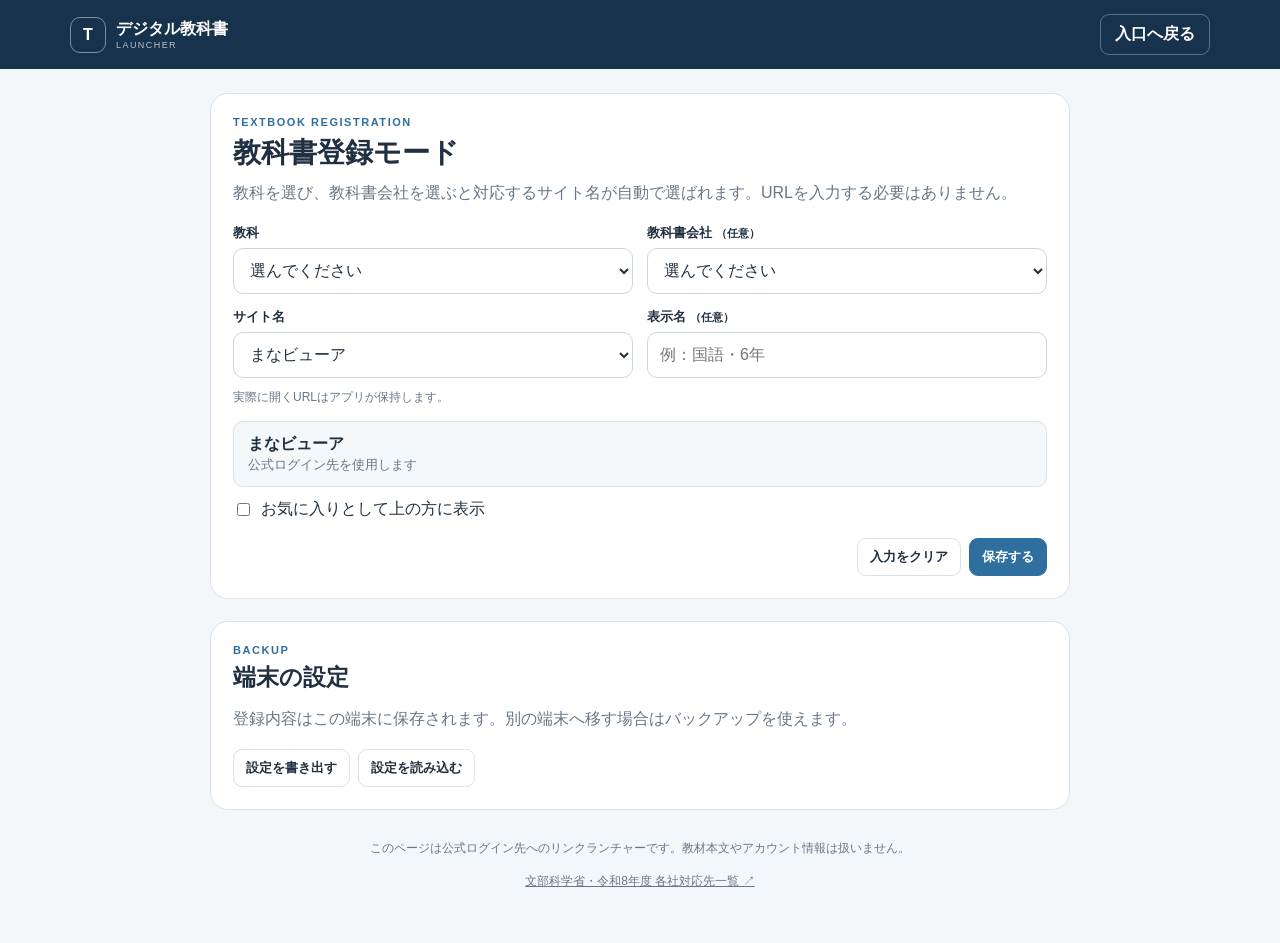
<file: register.html>
<!doctype html><html lang="ja"><head><meta charset="utf-8"><meta name="viewport" content="width=device-width,initial-scale=1,viewport-fit=cover"><meta name="theme-color" content="#17324d"><link rel="stylesheet" href="https://tt-sensei.github.io/edu-effects/css/edu-effects.css"><link rel="stylesheet" href="./launcher-v2.css"><title>教科書を登録｜デジタル教科書</title></head><body>
<header class="app-header"><div class="header-inner"><a class="brand" href="./"><span class="brand-mark" aria-hidden="true">T</span><span><strong>デジタル教科書</strong><small>LAUNCHER</small></span></a><div class="header-actions"><a class="header-button" href="./">入口へ戻る</a></div></div></header>
<main class="app-shell register-page"><section class="register-panel register-panel-first" aria-labelledby="registerTitle"><div class="section-heading"><div><p class="eyebrow">TEXTBOOK REGISTRATION</p><h1 id="registerTitle">教科書登録モード</h1></div></div><p class="register-note">教科を選び、教科書会社を選ぶと対応するサイト名が自動で選ばれます。URLを入力する必要はありません。</p>
<form id="registerForm"><input id="editingId" type="hidden"><div class="register-grid"><label class="field"><span>教科</span><select id="subject" required><option value="">選んでください</option><option>国語</option><option>算数</option><option>理科</option><option>社会</option><option>英語</option><option>音楽</option><option>図工</option><option>家庭</option><option>体育・保健</option><option>書写</option><option>道徳</option><option>その他</option></select></label><label class="field"><span>教科書会社 <small>（任意）</small></span><select id="publisher"></select></label><label class="field"><span>サイト名</span><select id="site" required></select><small class="site-help">実際に開くURLはアプリが保持します。</small></label><label class="field"><span>表示名 <small>（任意）</small></span><input id="label" maxlength="40" placeholder="例：国語・6年"></label></div>
<div id="customUrlWrap" class="field hidden" style="margin-top:14px"><span>公式ログインURL</span><input id="customUrl" type="url" inputmode="url" placeholder="https://..."><small class="site-help">「その他」の場合のみ入力してください。</small></div><div class="site-preview" style="margin-top:14px"><strong id="siteName">まなビューア</strong><small id="siteUrlHint">公式ログイン先を使用します</small></div><label class="check-field"><input id="favorite" type="checkbox"><span>お気に入りとして上の方に表示</span></label><div class="register-actions"><button id="deleteButton" class="secondary-button danger hidden" type="button">削除</button><button id="cancelButton" class="secondary-button" type="button">入力をクリア</button><button class="primary-button" type="submit">保存する</button></div></form></section>
<section class="register-panel"><div class="section-heading"><div><p class="eyebrow">BACKUP</p><h2>端末の設定</h2></div></div><p class="register-note">登録内容はこの端末に保存されます。別の端末へ移す場合はバックアップを使えます。</p><div class="register-actions" style="justify-content:flex-start"><button id="exportButton" class="secondary-button" type="button">設定を書き出す</button><button id="importButton" class="secondary-button" type="button">設定を読み込む</button></div><input id="importFile" type="file" accept="application/json,.json" hidden></section>
<footer class="app-footer"><p>このページは公式ログイン先へのリンクランチャーです。教材本文やアカウント情報は扱いません。</p><p><a href="https://www.mext.go.jp/a_menu/shotou/kyoukasho/digital/data_00008.html" target="_blank" rel="noopener noreferrer">文部科学省・令和8年度 各社対応先一覧 ↗</a></p></footer></main><div id="toast" class="toast" role="status" aria-live="polite"></div><script type="module" src="./launcher-v2.js"></script></body></html>
</file>
<file: launcher-v2.css>
:root{--edu-navy:#17324d;--edu-blue:#2f6f9f;--edu-bg:#f4f7fa;--edu-card:#fff;--edu-line:#d9e2ea;--edu-text:#203040;--edu-muted:#667789}*{box-sizing:border-box}html{background:var(--edu-bg)}body{margin:0;background:var(--edu-bg);color:var(--edu-text);font-family:-apple-system,BlinkMacSystemFont,"Noto Sans JP","Yu Gothic",sans-serif}.app-header{background:var(--edu-navy);color:#fff}.header-inner{max-width:1180px;margin:auto;padding:14px 20px;display:flex;align-items:center;justify-content:space-between;gap:16px}.brand{display:flex;align-items:center;gap:10px;color:#fff;text-decoration:none}.brand-mark{width:36px;height:36px;border:1px solid rgba(255,255,255,.45);border-radius:10px;display:grid;place-items:center;font-weight:800}.brand strong{display:block;font-size:16px}.brand small{display:block;font-size:9px;letter-spacing:.16em;opacity:.7}.header-actions{display:flex;gap:8px;align-items:center}.header-button,.header-link{border:1px solid rgba(255,255,255,.3);background:transparent;color:#fff;border-radius:9px;padding:9px 14px;text-decoration:none;font-weight:700;cursor:pointer}.app-shell{max-width:1180px;margin:auto;padding:24px 20px 40px}.hero-panel{display:flex;justify-content:space-between;align-items:center;gap:30px;padding:28px 30px;margin-bottom:28px;background:#fff;border:1px solid var(--edu-line);border-radius:18px}.eyebrow{margin:0 0 6px;font-size:11px;letter-spacing:.14em;font-weight:800;color:var(--edu-blue)}h1,h2,h3,p{margin-top:0}.hero-panel h1{margin-bottom:8px;font-size:clamp(24px,4vw,38px);letter-spacing:-.03em}.lead{margin:0;color:var(--edu-muted);line-height:1.7}.hero-navi img{display:block;width:100px;height:100px;object-fit:contain}.section-heading{display:flex;justify-content:space-between;align-items:end;gap:16px;margin-bottom:8px}.section-heading h2{margin:0;font-size:23px}.section-note{color:var(--edu-muted);margin:0 0 16px}.subject-grid{display:grid;grid-template-columns:repeat(4,minmax(0,1fr));gap:14px}.subject-group{border-radius:18px;background:#fff;border:1px solid var(--subject-line);overflow:hidden;box-shadow:0 2px 8px rgba(30,50,70,.04);transition:transform .16s ease,box-shadow .16s ease,border-color .16s ease;outline:none}.subject-group[data-open-id]{cursor:pointer;user-select:none}.subject-group[data-open-id]:hover,.subject-group[data-open-id]:focus-visible{transform:translateY(-2px);box-shadow:0 8px 20px rgba(30,50,70,.11);border-color:var(--subject-strong)}.subject-group[data-open-id]:active{transform:translateY(0) scale(.995)}.subject-heading{display:flex;align-items:center;justify-content:space-between;padding:13px 16px;background:var(--subject-soft);border-bottom:1px solid var(--subject-line)}.subject-heading h3{margin:0;color:var(--subject-strong);font-size:18px}.subject-heading span{font-size:12px;color:var(--subject-strong);font-weight:700}.subject-books{padding:8px}.textbook-card{min-height:92px;padding:14px;border-radius:13px;display:flex;align-items:center;justify-content:space-between;gap:12px;cursor:pointer;border:1px solid transparent;transition:transform .12s,box-shadow .12s,border-color .12s;background:#fff}.textbook-card:hover,.textbook-card:focus-visible{border-color:transparent;box-shadow:none;transform:none;outline:none}.book-info{min-width:0;flex:1}.book-info strong{display:block;font-size:16px;white-space:nowrap;overflow:hidden;text-overflow:ellipsis}.book-info small{display:block;color:var(--edu-muted);margin-top:5px}.book-actions{display:flex;gap:5px;align-items:center;flex:none}.small-button,.secondary-button,.primary-button{border-radius:9px;padding:9px 12px;font-weight:700;cursor:pointer}.primary-button{border:1px solid var(--edu-blue);background:var(--edu-blue);color:#fff;text-decoration:none;display:inline-flex;align-items:center;justify-content:center}.secondary-button,.small-button{border:1px solid var(--edu-line);background:#fff;color:var(--edu-text)}.star-button{border:0;background:transparent;font-size:20px;cursor:pointer;color:#8795a3;padding:5px}.star-button.active{color:#c48700}.subject-0{--subject-strong:#a23a45;--subject-soft:#faedef;--subject-line:#e8c6ca}.subject-1{--subject-strong:#b06a16;--subject-soft:#fff4e5;--subject-line:#efd8b6}.subject-2{--subject-strong:#28715d;--subject-soft:#e9f6f1;--subject-line:#c7e5db}.subject-3{--subject-strong:#3f5e99;--subject-soft:#edf2fb;--subject-line:#cad7ee}.subject-4{--subject-strong:#7054a2;--subject-soft:#f3eefb;--subject-line:#d9cdec}.subject-5{--subject-strong:#9b5d22;--subject-soft:#fff1e5;--subject-line:#eed3bc}.subject-6{--subject-strong:#2d7a77;--subject-soft:#e9f6f5;--subject-line:#c8e5e3}.subject-7{--subject-strong:#7a6230;--subject-soft:#f8f2e4;--subject-line:#e5d9bc}.subject-8{--subject-strong:#426b8b;--subject-soft:#edf5fa;--subject-line:#cadde9}.subject-9{--subject-strong:#a15d73;--subject-soft:#fbf0f4;--subject-line:#e8cdd8}.subject-10{--subject-strong:#725b73;--subject-soft:#f5eff5;--subject-line:#ddcfe0}.subject-11{--subject-strong:#5f6972;--subject-soft:#f0f3f5;--subject-line:#d7dde1}.register-page{max-width:900px}.register-panel{margin-top:22px;background:#fff;border:1px solid var(--edu-line);border-radius:18px;padding:22px}.register-panel-first{margin-top:0}.register-panel h1{margin:0;font-size:28px}.register-panel h2{margin-bottom:5px}.register-note{color:var(--edu-muted);margin-bottom:18px;line-height:1.6}.register-grid{display:grid;grid-template-columns:1fr 1fr;gap:14px}.field{display:flex;flex-direction:column;gap:6px}.field span{font-weight:700;font-size:13px}.field input,.field select{width:100%;min-height:46px;border:1px solid #cbd6df;border-radius:10px;background:#fff;padding:0 12px;font:inherit;color:var(--edu-text)}.site-preview{padding:12px 14px;background:#f5f8fa;border-radius:10px;border:1px solid var(--edu-line)}.site-preview strong{display:block}.site-preview small{color:var(--edu-muted)}.register-actions{display:flex;justify-content:flex-end;gap:8px;margin-top:18px}.check-field{display:flex;align-items:center;gap:8px;margin-top:12px}.danger{color:#a43b3b}.site-help{font-size:12px;color:var(--edu-muted);line-height:1.6;margin:4px 0 0}.empty{padding:32px;text-align:center;color:var(--edu-muted);background:#fff;border:1px dashed var(--edu-line);border-radius:16px}.inline-button{margin-top:8px}.notice{margin-top:24px;padding:14px 16px;border:1px solid #cfdce6;background:#f7fafc;border-radius:12px;display:flex;gap:12px;line-height:1.6}.notice-icon{width:24px;height:24px;border-radius:50%;background:var(--edu-navy);color:#fff;display:grid;place-items:center;font-weight:800;flex:none}.app-footer{margin-top:28px;text-align:center;color:var(--edu-muted);font-size:12px;line-height:1.7}.app-footer a{color:inherit}.toast{position:fixed;left:50%;bottom:20px;transform:translateX(-50%) translateY(20px);opacity:0;pointer-events:none;background:var(--edu-navy);color:#fff;padding:11px 16px;border-radius:10px;transition:.2s;z-index:30}.toast.show{opacity:1;transform:translateX(-50%)}.hidden{display:none!important}@media(max-width:1200px) and (min-width:701px){.subject-grid{grid-template-columns:repeat(4,minmax(0,1fr));gap:10px}.subject-heading{padding:11px 10px}.subject-heading h3{font-size:16px}.subject-heading span{font-size:11px}.subject-books{padding:5px}.textbook-card{min-height:78px;padding:10px;gap:6px}.book-info strong{font-size:14px}.book-info small{font-size:11px}.book-actions{gap:2px}.star-button{font-size:18px;padding:3px}.small-button{padding:6px 7px;font-size:11px}.hero-panel{padding:22px}.register-grid{grid-template-columns:1fr}}@media(max-width:700px){.app-shell{padding:14px 12px 28px}.header-inner{padding:11px 12px}.header-link{display:none}.hero-panel{margin-bottom:20px}.hero-navi{display:none}.subject-grid{grid-template-columns:repeat(2,minmax(0,1fr))}.textbook-card{min-height:86px}.register-panel{padding:17px}.section-heading{align-items:flex-start;flex-direction:column}.book-actions .small-button{padding:8px 9px}}
</file>
